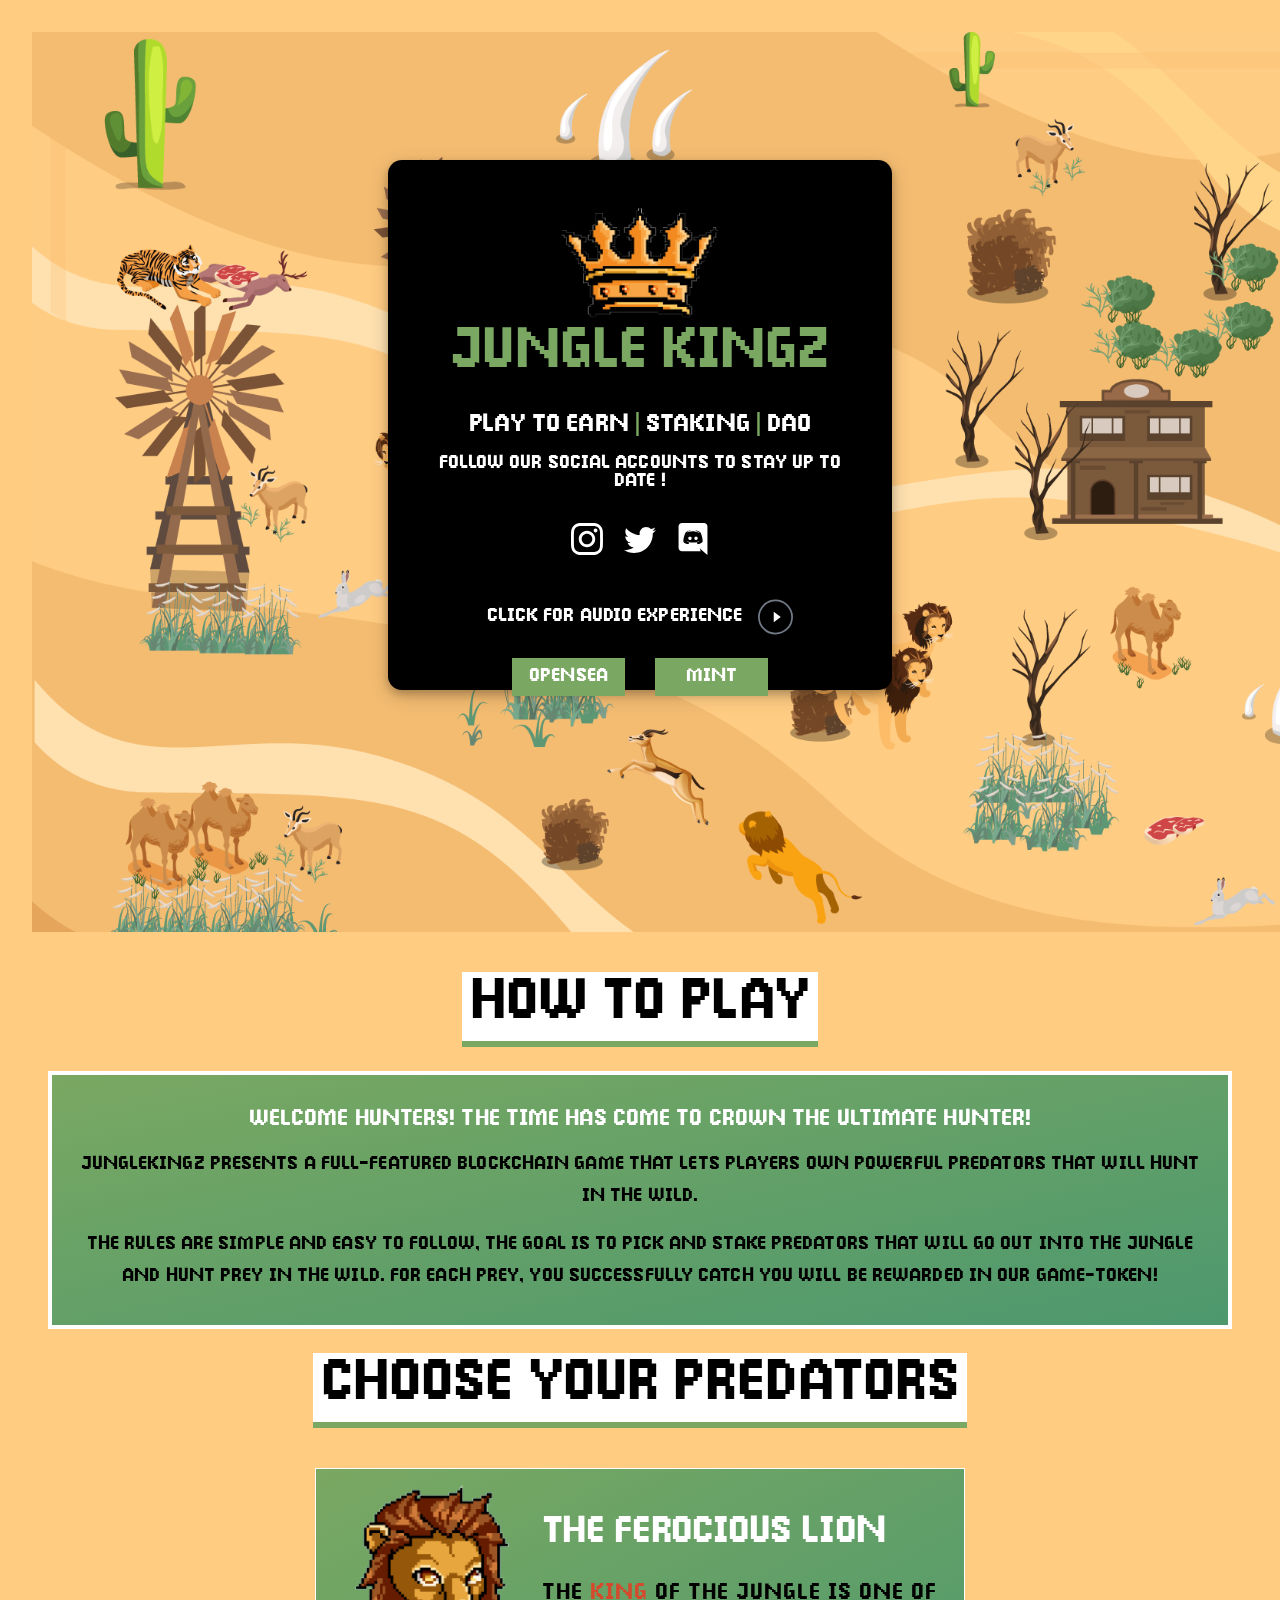
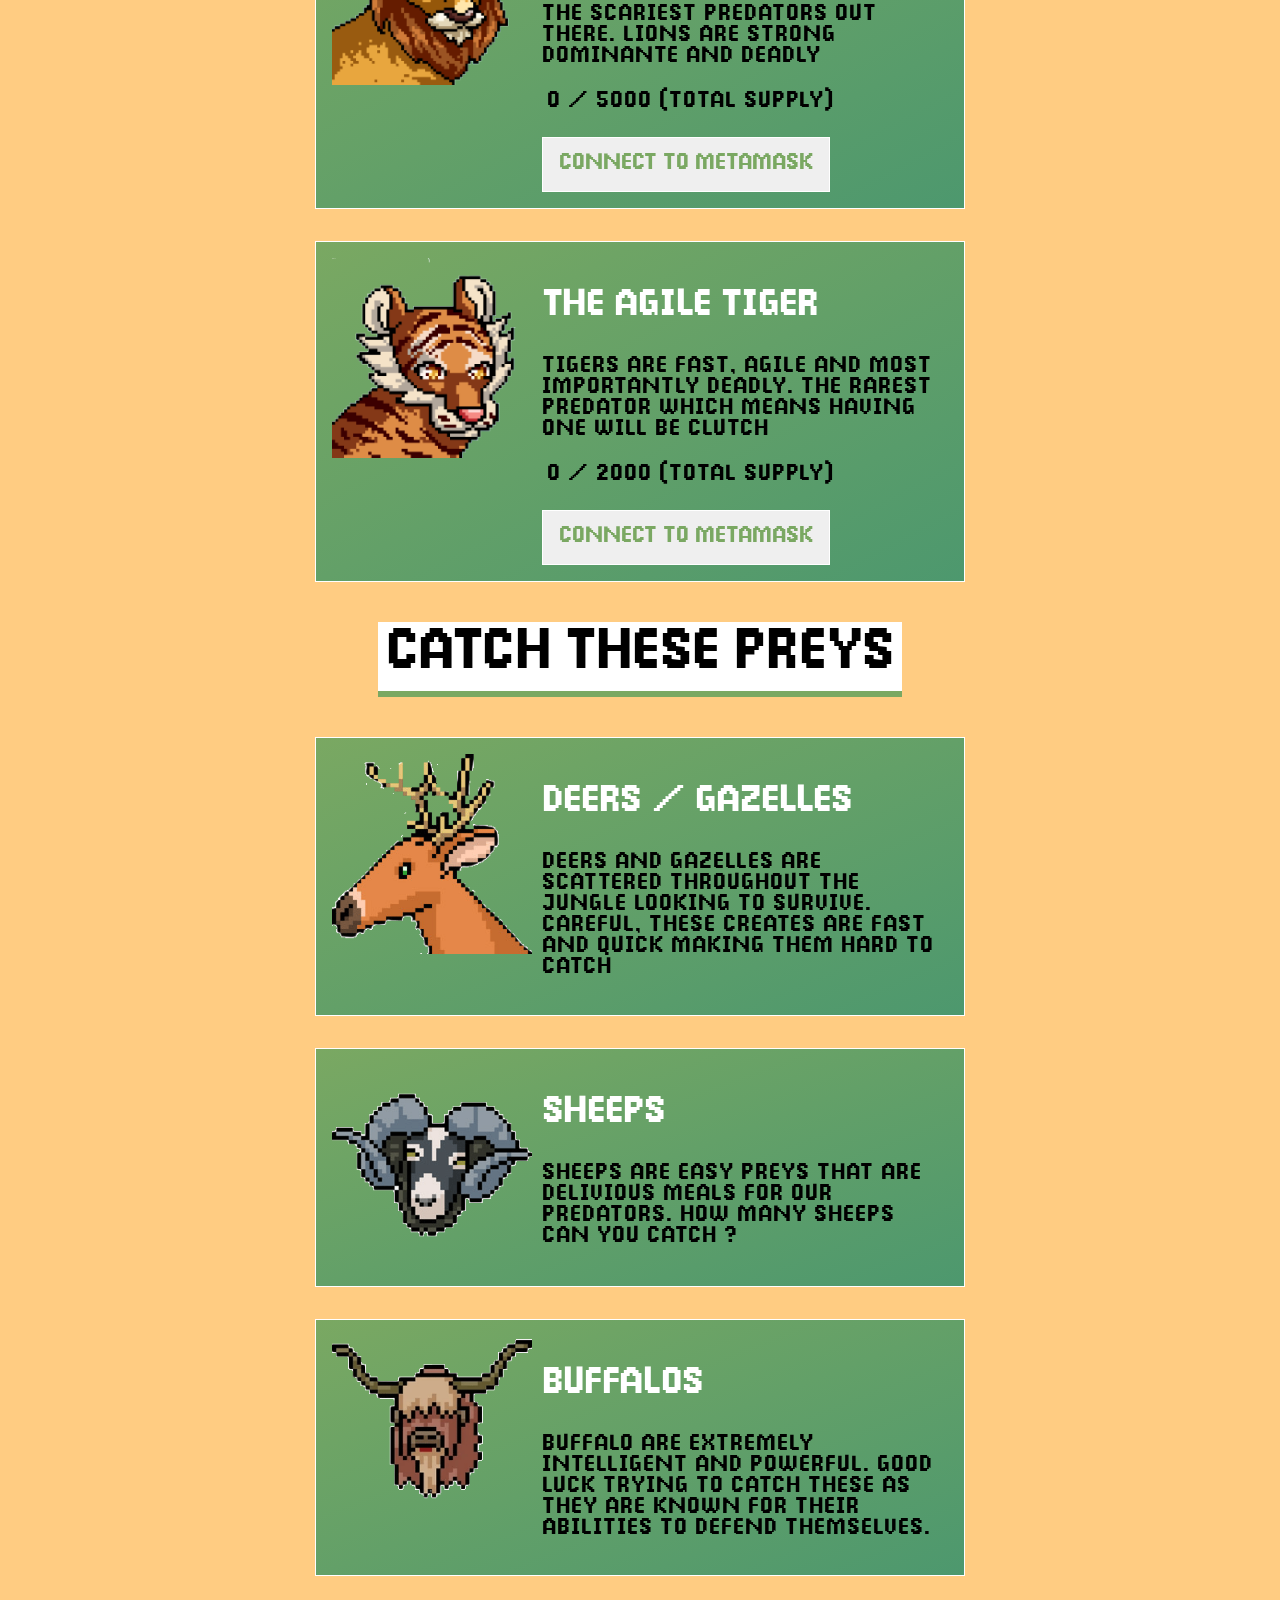
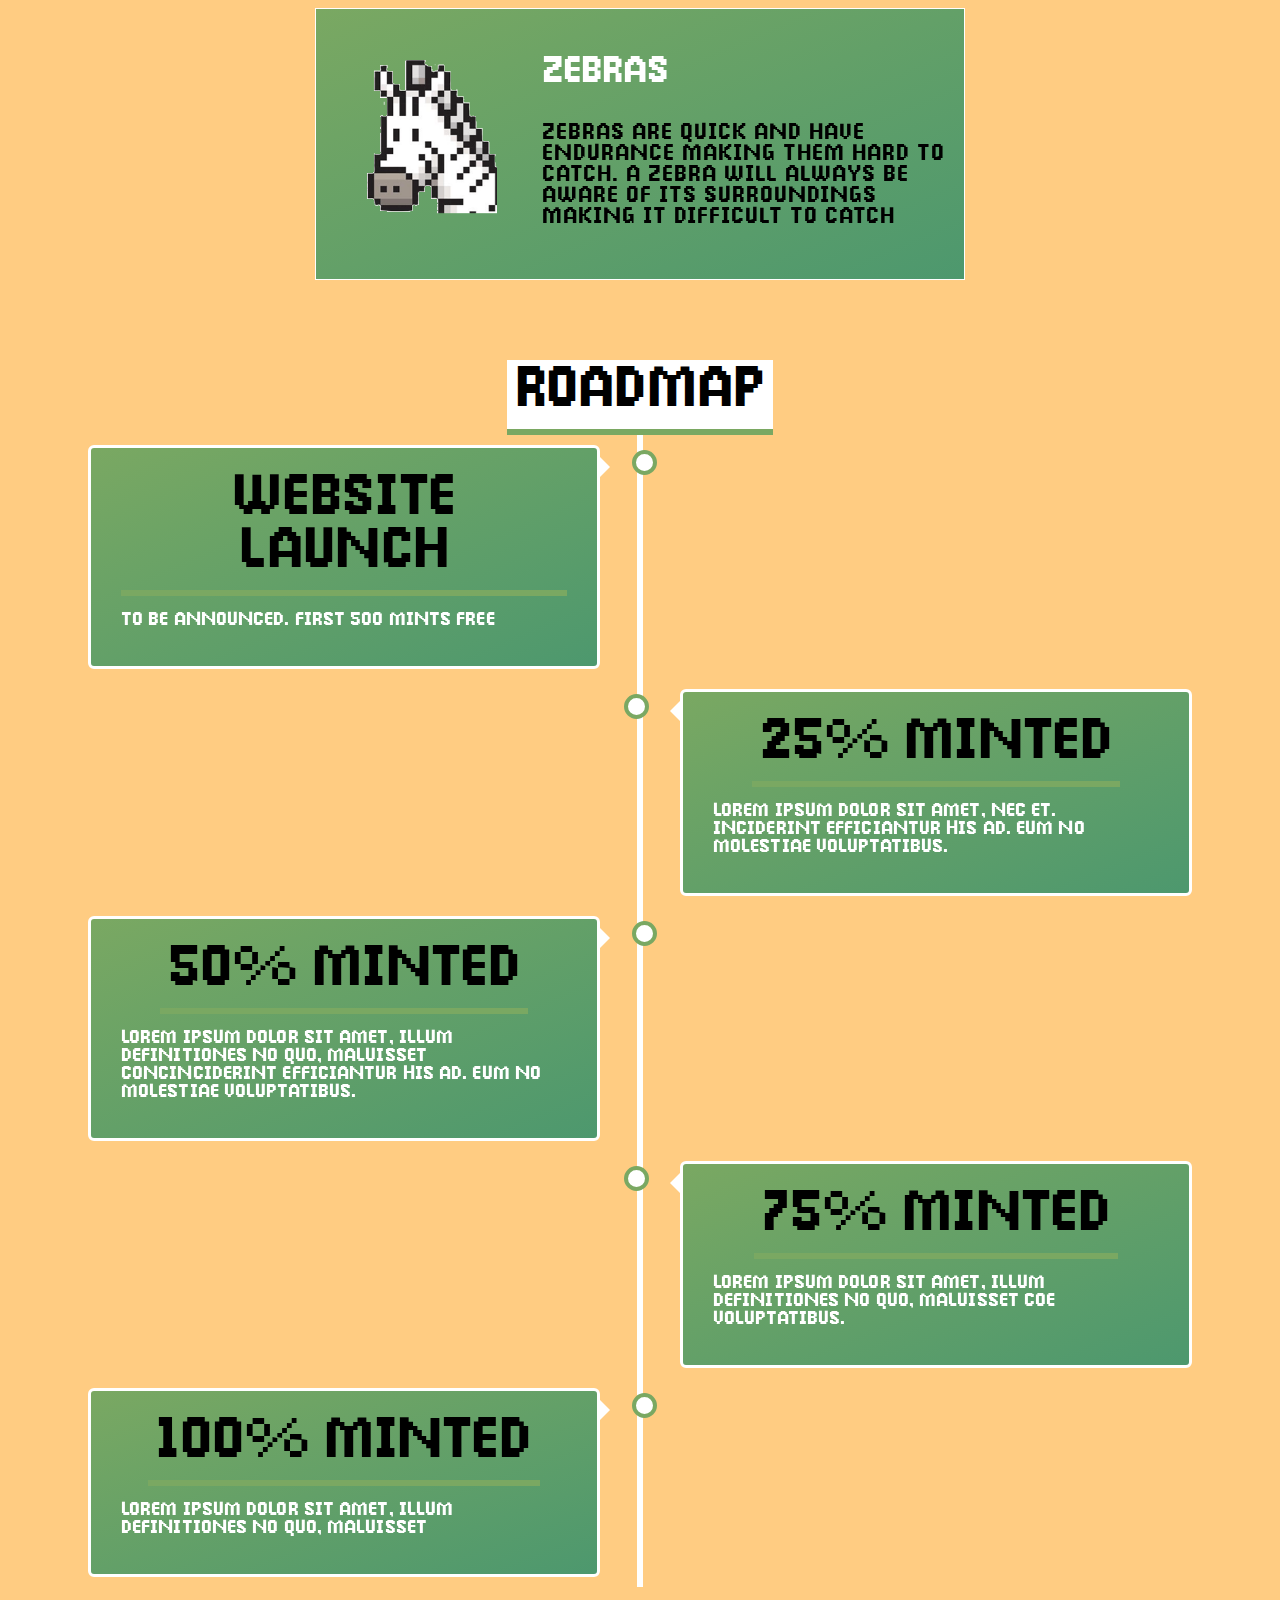
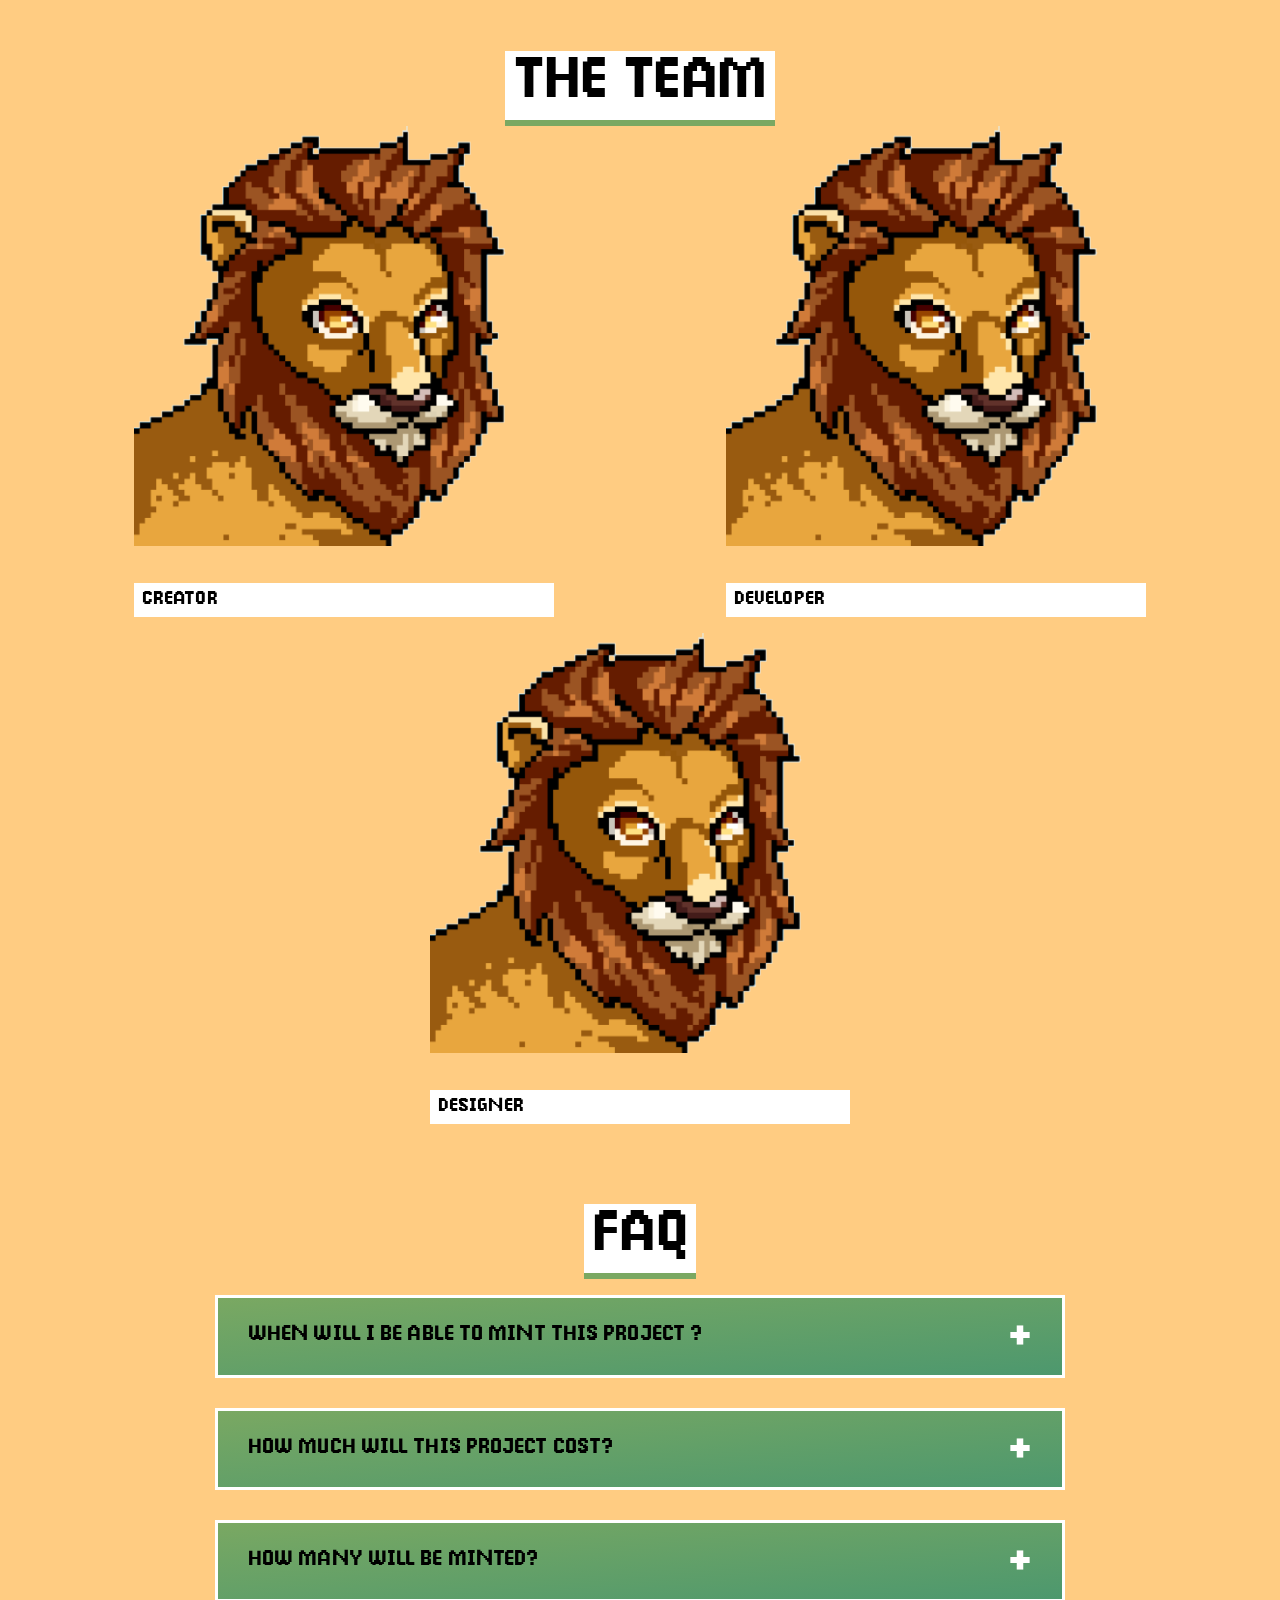
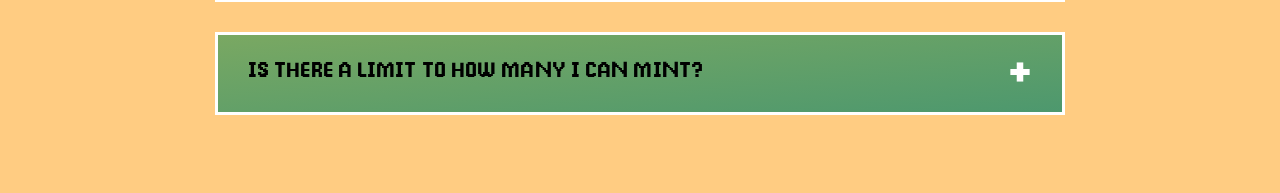
<file: index.html>
<!DOCTYPE html>
<html lang="en">

<head>
    <meta charset="UTF-8">
    <meta http-equiv="X-UA-Compatible" content="IE=edge">
    <meta name="viewport" content="width=device-width, initial-scale=1.0">
    <title>Jungle Kingz</title>
    <link rel="stylesheet" href="./css/styles.css">
    <link rel="stylesheet"  type="text/css" href="./css/progres-bar.css">

</head>

<body>

    <section class="bg">

    </section>


    <div class="intro">
        <div class="intro-text">
            <img src="./img/crown.png" alt="" class="crown">
            <h1> Jungle Kingz</h1>
            <h2> Play To Earn <span> | </span> Staking<span> | </span>DAO </h2>
            <p> Follow our social accounts to stay up to date ! </p>

            <div class="hero-content__icons">
                <a href="#"> <img src="./img/instagram.svg" alt="instagram icon"> </a>
                <a href="#"> <img src="./img/twitter.svg" alt="twitter icon"> </a>
                <a href="#"> <img src="./img/discord.svg" alt="discord icon"> </a>
             
            </div>
            <div class="audio-experience">
                <p> click for audio experience</p>
                <div class="mediPlayer sticky">
                    <audio class="listen" preload="none"  loop src="./Jungle_Kingz.mp3"> </audio>
                </div>
            </div>
            <div class="hero-content__btncontainer">
                <a href="#" class="hero-content__button"> opensea </a>
                <a href="#" class="hero-content__button minting"> mint </a>
            </div>
        </div>

    </div>


    <section class="about">

        <h2>How to play</h2>
        <div class="rules">
            <h3>  Welcome Hunters! The time has come to crown the ultimate hunter! </h3>
            <p>JungleKingz presents a full-featured blockchain game that lets players own powerful predators that will hunt in the wild.  </p>
            <p> The rules are simple and easy to follow, the goal is to pick and stake predators that will go out into the jungle and hunt prey in the wild. For each prey, you successfully catch you will be rewarded in our game-token!  </p>

        </div>

        <h2> choose your predators</h2>
        <div class="predators">
            <div class="predator__lion">
                <div>
                    <img src="./img/team00.png" alt=" ">
                </div>
         
                <div class="predator__text" >
                    <h3> The ferocious lion</h3>
                    <p> The <span class="important"> king </span> of the jungle is one of the scariest predators out there. Lions are strong dominante and deadly</p>
                    <p class="mint-bg"> <span class="lion-supply"> 0 / 5000</span> (total supply) </p> 
                    <button> Connect to Metamask</button>
                </div>
            
                 
            </div>
            
            <div class="predator__tiger">
                <div> <img src="./img/tiger.png" alt=" "> </div>
       
                <div  class="predator__text">
                    <h3> The agile tiger</h3>
                    <p> tigers are fast, agile and most importantly deadly. the RAREST predator which means having one will be clutch </p>

                    <p class="mint-bg" >  <span class="tiger-supply"> 0 / 2000</span> (total supply) </p> 
                    <button> Connect to Metamask</button>

                </div>
            </div>

        </div>

        <h2> catch these preys</h2>
        <div class="preys">
            <div class="prey deer">
                <div>
                    <img src="./img/deer.png" alt=" ">
                </div>
         
                <div class="predator__text" >
                    <h3> Deers / Gazelles </h3>
                    <p> Deers and Gazelles are scattered throughout the jungle looking to survive. Careful, these creates are fast and quick making them hard to catch</p>
                </div>
            
                 
            </div>
            
            <div class="prey sheep">
                <div> <img src="./img/sheep.png" alt=" "> </div>
       
                <div  class="predator__text">
                    <h3> Sheeps</h3>
                    <p> Sheeps are easy preys that are delivious meals for our predators. How many sheeps can you catch ?</p>

                </div>
            </div>

            <div class="prey buffalo">
                <div> <img src="./img/buffalo.png" alt=" "> </div>
       
                <div  class="predator__text">
                    <h3> buffalos</h3>
                    <p> Buffalo are extremely intelligent and powerful. Good luck trying to catch these as they are known for their abilities to defend themselves.   </p>

                </div>
            </div>

            <div class="prey zebruh">
                <div> <img src="./img/zebruh.png" alt=" "> </div>
       
                <div  class="predator__text">
                    <h3> Zebras</h3>
                    <p> Zebras are quick and have endurance making them hard to catch. A zebra will always be aware of its surroundings making it difficult to catch </p>

                </div>
            </div>

        </div>

        

    </section>

    <section class="roadmap">

        <h2> Roadmap</h2>
        <div class="timeline">
            <div class="container left">
                <div class="content">
                    <h2>Website Launch</h2>
                    <p> To be announced. First 500 mints FREE </p>
                </div>
            </div>
            <div class="container right">
                <div class="content">
                    <h2>25% Minted</h2>
                    <p>Lorem ipsum dolor sit amet, nec et. Inciderint efficiantur his ad. Eum no molestiae voluptatibus.
                    </p>
                </div>
            </div>
            <div class="container left">
                <div class="content">
                    <h2>50% Minted </h2>
                    <p>Lorem ipsum dolor sit amet, illum definitiones no quo, maluisset concInciderint efficiantur his
                        ad. Eum no molestiae voluptatibus.</p>
                </div>
            </div>
            <div class="container right">
                <div class="content">
                    <h2>75% Minted</h2>
                    <p>Lorem ipsum dolor sit amet, illum definitiones no quo, maluisset coe voluptatibus.</p>
                </div>
            </div>
            <div class="container left">
                <div class="content">
                    <h2>100% Minted</h2>
                    <p>Lorem ipsum dolor sit amet, illum definitiones no quo, maluisset </p>
                </div>
            </div>

        </div>
    </section>



    <section class="team" id="team">
        <div class="vert">
            <h2> The  <span>Team</span> </h2>
            <div class="team--container">
                <div>

                    <img src="./img/team00.png" alt="">
                    <br>
                    <p> Creator</p>
                </div>

                <div>

                    <img src="./img/team00.png" alt="">
                    <br>
                    <p> Developer </p>
                </div>


                <div>

                    <img src="./img/team00.png" alt="">
                    <br>
                    <p> Designer</p>
                </div>
            
            
            </div>

        </div>
    </section>


    <section class="faq">
        <div class="">
            <h2> FAQ</h2>

            <ul class="faq-list">
                <li>
                    <h4 class="faq-heading"> When will I be able to Mint this project ?</h4>
                    <p class="read faq-text">
                        An exact launch date will be announced soon. That being said, we are aiming for the beginning of December.

                    </p>
                </li>
                <li>
                    <h4 class="faq-heading"> HOW MUCH WILL THIS PROJECT COST?
                    </h4>
                    <p class="read faq-text">
                        It will be announced together with the release date, but we'll keep the price accessible!
                    </p>
                </li>
                <li>
                    <h4 class="faq-heading"> HOW MANY WILL BE MINTED?
                    </h4>
                    <p class="read faq-text">
                        A total of 5500 Lions and tigers will be minted


                    </p>
                </li>
                <li>
                    <h4 class="faq-heading">
                        IS THERE A LIMIT TO HOW MANY I CAN MINT?

                    </h4>
                    <p class="read faq-text">
                       N / A
                    </p>
                </li>
                
            </ul>
        </div>
    </section>




    <script src="https://ajax.googleapis.com/ajax/libs/jquery/3.5.1/jquery.min.js"></script>
    <script src="https://code.jquery.com/jquery-1.12.4.min.js"></script>
    <script src="./js/faq.js"></script>

    <script src="./js/player.js"></script>

<script>
    $(document).ready(function () {
        $('.mediPlayer').mediaPlayer();
    });
</script>

</body>


</html>
</file>
<file: css/styles.css>
@font-face {
    font-family: "pixelFont";
    src: url(../font/Broken\ Console.ttf) format("truetype");
}


* {
    box-sizing: border-box;
}

:root {
    --primary-color: #7aa862;
    --red: #d34b2c;
}

html {
    font-family: "pixelFont", Verdana, Tahoma;
    letter-spacing: 0.1px;
    -webkit-font-smoothing: antialiased;
}

body {
    height: 100%;
    width: 100%;
    background-color: #FFCC82;
    margin: 0;
    padding: 0;
}

header {
    position: relative;
    margin: 0;
    padding: 0;
    background-color: white;
    max-width: 60%;
    margin: 0 auto;
}

.important {
    color: var(--red);
}

.bg {
    background-image: url("../img/landop.png");
    background-size: auto 130%;
    height: 100vh;
    width: 5150px;
    position: fixed;
    top: 0;
    animation: slide 240s linear infinite;
}

@keyframes slide {
    0% {
        transform: translate3d(0, 0, 0);
    }

    100% {
        transform: translate3d(-992px, 0, 0);
    }
}

@keyframes bounce {
    0% {
        transform: translate3d(0, 0, 0);
    }

    50% {
        transform: translate3d(0, 10px, 0);
    }

    100% {
        transform: translate3d(0, 0, 0);

    }
}


.intro {
    position: relative;
    background-color: transparent;
    background-repeat: no-repeat;
    margin: 0 auto;
    padding: 6rem;
    height: 100vh;

    background-size: cover;
    background-position: center;
    text-align: center;
}

.intro-text {
    border-radius: 14px;
    max-width: 504px;
    margin: 0 auto;
    padding: 2rem;
    box-shadow: 0 4px 8px 0 rgba(0, 0, 0, 0.2), 0 6px 20px 0 rgba(0, 0, 0, 0.19);
    background-color: black;
    margin: 0 auto;
    color: white;
    padding: 2rem;
    margin-top: 4rem;
    position: relative;
}

@media screen and (min-width: 2600px) {
    .intro-text {
        font-size: 2rem;
        max-width: 40%;
    }

    .intro {
        height: 67vh;
    }
    .hero-content__icons img {height: 50px;}

    .rules {
        font-size: 1.6rem;
    }
    .mediPlayer {
        width: 100px;
    }


}

.crown {
    width: 190px;
    animation: bounce 3s linear infinite;
}

.intro h1 {
    margin-top: 0;
    text-align: center;
    color: #7aa862;
    font-size: 3rem;
}

.intro-text h2 {
    font-size: 1.3rem;
}

.intro-text span {
    color: var(--primary-color);
}

.hero-content__button {
    background-color: var(--primary-color);
    text-decoration: none;
    border: none;
    padding: 10px;
    text-transform: uppercase;
    min-width: 113px;
    text-decoration: none;
    color: white;
    text-align: center;
    margin: 0 15px;
}

.hero-content__button:hover {
    background-color: red;
}

.hero-content__icons {
    margin: 2rem 0;
    text-decoration: none;
}

.hero-content__icons a {
    text-decoration: none;
    margin: 0 0.5rem 0 0.5rem;
}

.hero-content__icons a:hover {

}
.hero-content__icons img:hover {
    background-color: var(--primary-color);
    padding: 5px;
    border-radius: 50%;
}



.hero-content__btncontainer {
    position: absolute;
    display: flex;
    left: 50%;
    transform: translateX(-50%);
}

.hero-content__button.mint {
    background-color: var(--primary-color);

}


/* sections  */

section {
    position: relative;
    /* background-color: #ffffffbb; */
    margin: 2rem;
    padding: 1rem;
}

section h2 {
    color: rgb(0, 0, 0);
    text-align: center;
    font-size: 3rem;
    border-bottom: 6px solid var(--primary-color);
    width: fit-content;
    margin: 0 auto;
    background-color: white;
    padding: 0.5rem;

}

/* about section */
.rules {
    background-image: linear-gradient(to right bottom, #7aa862, #6ea465, #63a068, #589c6b, #4d986e);
    border: 4px solid white;
    padding: 1rem;
    text-align: center;
}

.rules h3 {
    color: white;
}

.rules p {
    line-height: 2rem;
}





.about h2 {
    margin-bottom: 1.5rem;
    margin-top: 1.5rem;
    background-color: white;
    padding: 0.5rem;
    text-transform: uppercase;
}

.about button {
    font-size: 1.2rem;
    text-decoration: none;
    border: 1px solid white;
    color: var(--primary-color);

    font-family: "pixelFont", Verdana, Tahoma;
    padding: 1rem;
}

.about button:hover {
    background-color: var(--primary-color);
    color: white;
    border: 1px solid white;
    cursor: pointer;
}


.predators, .preys {
    display: flex;
    flex-direction: row;
    justify-content: space-around;
    flex-wrap: wrap;
}

.predator__lion, .predator__tiger, .prey {
    background-image: linear-gradient(to right bottom, #7aa862, #6ea465, #63a068, #589c6b, #4d986e);
    border: 1px solid white;
    max-width: 650px;
    padding: 1rem;
    display: flex;
    margin: 1rem 0;
}



.predators h3 {
    text-transform: uppercase;
}

.predator__lion img, .predator__tiger img, .prey img {
    max-width: 200px;
}

.predator__text {
    padding-left: 10px;
}

.predator__text h3 {
    color: white;
    font-size: 2rem;
}

.predator__text p {
    font-size: 1.2rem;
    letter-spacing: 1px;

}

.mint-bg {

    padding: 0.3rem;
    width: fit-content;
}


/* timeline */

.timeline {
    position: relative;
    max-width: 1200px;
    margin: 0 auto;
}

.timeline::after {
    content: '';
    position: absolute;
    width: 6px;
    background-color: rgb(255, 255, 255);
    top: 0;
    bottom: 0;
    left: 50%;
    margin-left: -3px;
}

.container {
    padding: 10px 40px;
    position: relative;
    width: 50%;

}

.container::after {
    content: '';
    position: absolute;
    width: 25px;
    height: 25px;
    right: -17px;
    background-color: rgb(255, 255, 255);
    border: 4px solid var(--primary-color);
    border-radius: 50%;
    top: 15px;
    z-index: 1;
}

.left {
    left: 0;
}

.right {
    left: 50%;
}

.left::before {
    content: " ";
    height: 0;
    position: absolute;
    top: 22px;
    width: 0;
    z-index: 1;
    right: 30px;
    border: medium solid rgb(255, 255, 255);
    border-width: 10px 0 10px 10px;
    border-color: transparent transparent transparent rgb(255, 255, 255);
}

.right::before {
    content: " ";
    height: 0;
    position: absolute;
    top: 22px;
    width: 0;
    z-index: 1;
    left: 30px;
    border: medium solid rgb(255, 255, 255);
    border-width: 10px 10px 10px 0;
    border-color: transparent rgb(255, 255, 255) transparent transparent;
}

.right::after {
    left: -16px;
}

.content {
    padding: 20px 30px;
    background-color: rgb(255, 255, 255);
    background-image: linear-gradient(to right bottom, #7aa862, #6ea465, #63a068, #589c6b, #4d986e);
    color: rgb(255, 255, 255);
    position: relative;
    border-radius: 6px;
    border: 3px solid white;
}

.content h2 {
    background-color: transparent;
}

@media screen and (max-width: 600px) {

    .timeline::after {
        left: 31px;
    }

    .container {
        width: 100%;
        padding-left: 70px;
        padding-right: 25px;
    }

    .container::before {
        left: 60px;
        border: medium solid rgb(255, 255, 255);
        border-width: 10px 10px 10px 0;
        border-color: transparent rgb(255, 255, 255) transparent transparent;
    }

    .left::after, .right::after {
        left: 15px;
    }

    .right {
        left: 0%;
    }
}

/* END OF TIMELINE */

/* TEAM SECTION  */

.team--container {
    display: flex;
    flex-direction: row;
    justify-content: space-around;
    flex-wrap: wrap;
}

.team--container img {
    margin-bottom: 1rem;
    width: 420px;
    height: auto;
}

@media screen and (max-width: 657px) {
    .team--container img {
        width: 320px;
        height: auto;
        margin-bottom: 1rem;
    }

}

.team p {
    background-color: white;
    padding: 0.5rem;
}


/* FAQ Section  */

.faq-list {
    list-style: none;
    padding: 0;
}

.faq-list li {
    margin: 30px 0;
    border: 3px solid rgb(255, 255, 255);
    padding: 27px 30px;
    margin: 0px auto 30px;
    text-align: left;
    max-width: 850px;
}


.faq-list .faq-heading::before {
    content: '+';
    font-size: 40px;
    display: block;
    position: absolute;
    right: 0;
    top: 5px;
    color: #ffffff;
}

.faq-list .the-active .faq-heading::before {
    content: '-';

}

.faq-heading {
    position: relative;
    cursor: pointer;
    font-size: 18px;
    font-weight: 400;
    margin: 0;
    line-height: 1.4rem;
}

.faq-heading:hover {
    color: var(--theme-color);
}

.faq-text {
    display: none;
}

.art-box svg {
    width: 100%;
}

.read {
    color: white;

    font-size: 16px;
    line-height: 1.5;
    margin-top: 25px;
}

.faq-list li {
    background-image: linear-gradient(to right bottom, #7aa862, #6ea465, #63a068, #589c6b, #4d986e);
}

/* end of FAQ */


/* MINTING */

.mint button {
    font-size: 1.2rem;
    text-decoration: none;
    border: 1px solid white;
    color: var(--primary-color);

    font-family: "pixelFont", Verdana, Tahoma;
    padding: 1rem;
}

.mint button:hover {
    background-color: var(--primary-color);
    color: white;
    border: 1px solid white;
    cursor: pointer;
}




/* MOBILE */


@media (max-width:606px) {

    section {
        margin: 1rem;
    }

    section h2 {
        font-size: 2rem;
    }

    .intro h1 {
        font-size: 2.5rem;
        padding-top: 1.5rem;
    }

    .intro h2 {
        font-size: 1.5rem;
    }

    .intro p {
        font-size: 1rem;
        /* font-family: Arial, Helvetica, sans-serif; */
    }

    .intro {
        padding: 1rem;
    }

    .intro-text {
        padding: 0.75rem;
        width: 100%;
    }

    .hero-content__icons {
        margin: 2rem 0;
    }

    .hero-content__icons a {
        margin: 0.5rem 0;
    }
    .about { margin-top: 4rem;}
    .about h2 {
        font-size: 1.5rem;
    }

    .content h2 {
        font-size: 2rem;
    }

    .predator__lion, .predator__tiger, .prey {
        flex-direction: column;
        margin: 1rem 0;
        text-align: center;
    }

    .timeline h2 {
        font-size: 1.5rem;
        text-align: left;
    }

    .timeline p {
        font-family: Arial, Helvetica, sans-serif;
    }

    .faq-heading {
        line-height: 1.5rem;
        max-width: 90%;
    }

}


.mediPlayer {
    z-index: 9999;
    width: 35px;
}

@media (max-width:320px) {
    .mediPlayer {
        text-align: center;
    }

    .content {
        padding: 10px;
    }

}

.mediPlayer:hover {
    cursor: pointer;
}

.audio-experience {
    position: relative;
    text-align: center;
    margin: 0 auto;
    width: 100%;
    display: flex;
    flex-direction: row;
    justify-content: center;
    margin-bottom: 1rem;

}

.audio-experience p {
    margin-right: 1rem;
}
</file>
<file: css/progres-bar.css>
*,
*:after,
*:before {
    box-sizing             : border-box;
    -webkit-box-sizing     : border-box;
    -moz-box-sizing        : border-box;
    -webkit-font-smoothing : antialiased;
    -moz-font-smoothing    : antialiased;
    -o-font-smoothing      : antialiased;
    font-smoothing         : antialiased;
    text-rendering         : optimizeLegibility;

}

.mediPlayer .control {
    opacity        : 0; /* transition: opacity .2s linear; */
    pointer-events : none;
    cursor         : pointer;
}

.mediPlayer .not-started .play, .mediPlayer .paused .play {
    opacity : 1;

}

.mediPlayer .playing .pause {
    opacity : 1;

}

.mediPlayer .playing .play {
    opacity : 0;
}

.mediPlayer .ended .stop {
    opacity        : 1;
    pointer-events : none;
}

.mediPlayer .precache-bar .done {
    opacity : 0;
}

.mediPlayer .not-started .progress-bar, .mediPlayer .ended .progress-bar {
    display : none;
}

.mediPlayer .ended .progress-track {
    stroke-opacity : 1;
}

.mediPlayer .progress-bar,
.mediPlayer .precache-bar {
    transition        : stroke-dashoffset 500ms;

    stroke-dasharray  : 298.1371428256714;
    stroke-dashoffset : 298.1371428256714;
}
.progress-track {
    color: red; 
}
polygon {
    fill: #fff;
}
</file>
